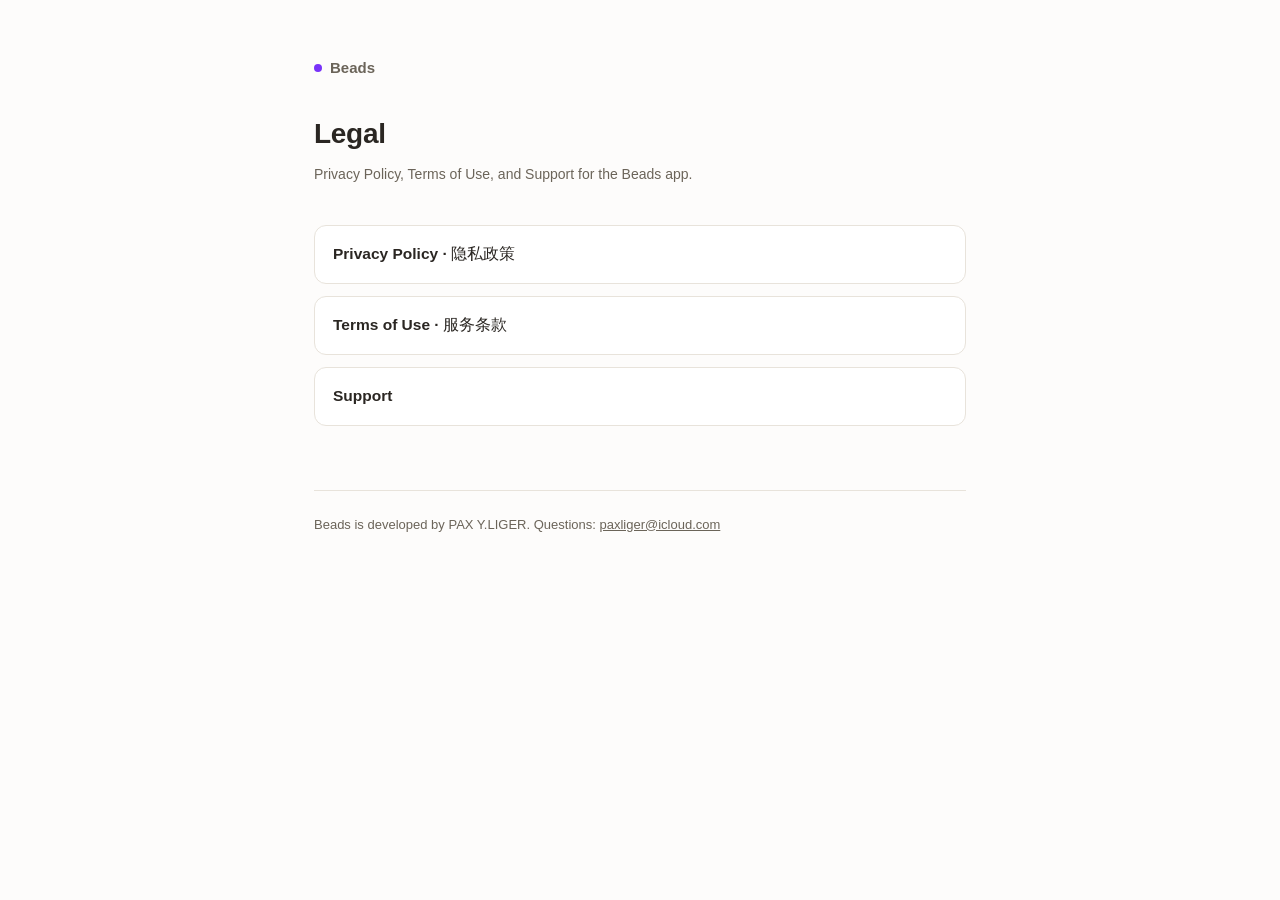
<file: index.html>
<!doctype html>
<html lang="en">
<head>
<meta charset="utf-8">
<meta name="viewport" content="width=device-width, initial-scale=1">
<title>Beads — Legal</title>
<link rel="stylesheet" href="style.css">
</head>
<body>
<div class="wrap">
  <span class="brand"><span class="dot"></span>Beads</span>

  <header class="page">
    <h1>Legal</h1>
    <p class="updated">Privacy Policy, Terms of Use, and Support for the Beads app.</p>
  </header>

  <ul class="index-links">
    <li><a href="privacy-policy.html">Privacy Policy · 隐私政策</a></li>
    <li><a href="terms-of-use.html">Terms of Use · 服务条款</a></li>
    <li><a href="support.html">Support</a></li>
  </ul>

  <footer>
    Beads is developed by PAX Y.LIGER. Questions: <a href="mailto:paxliger@icloud.com">paxliger@icloud.com</a>
  </footer>
</div>
</body>
</html>
</file>
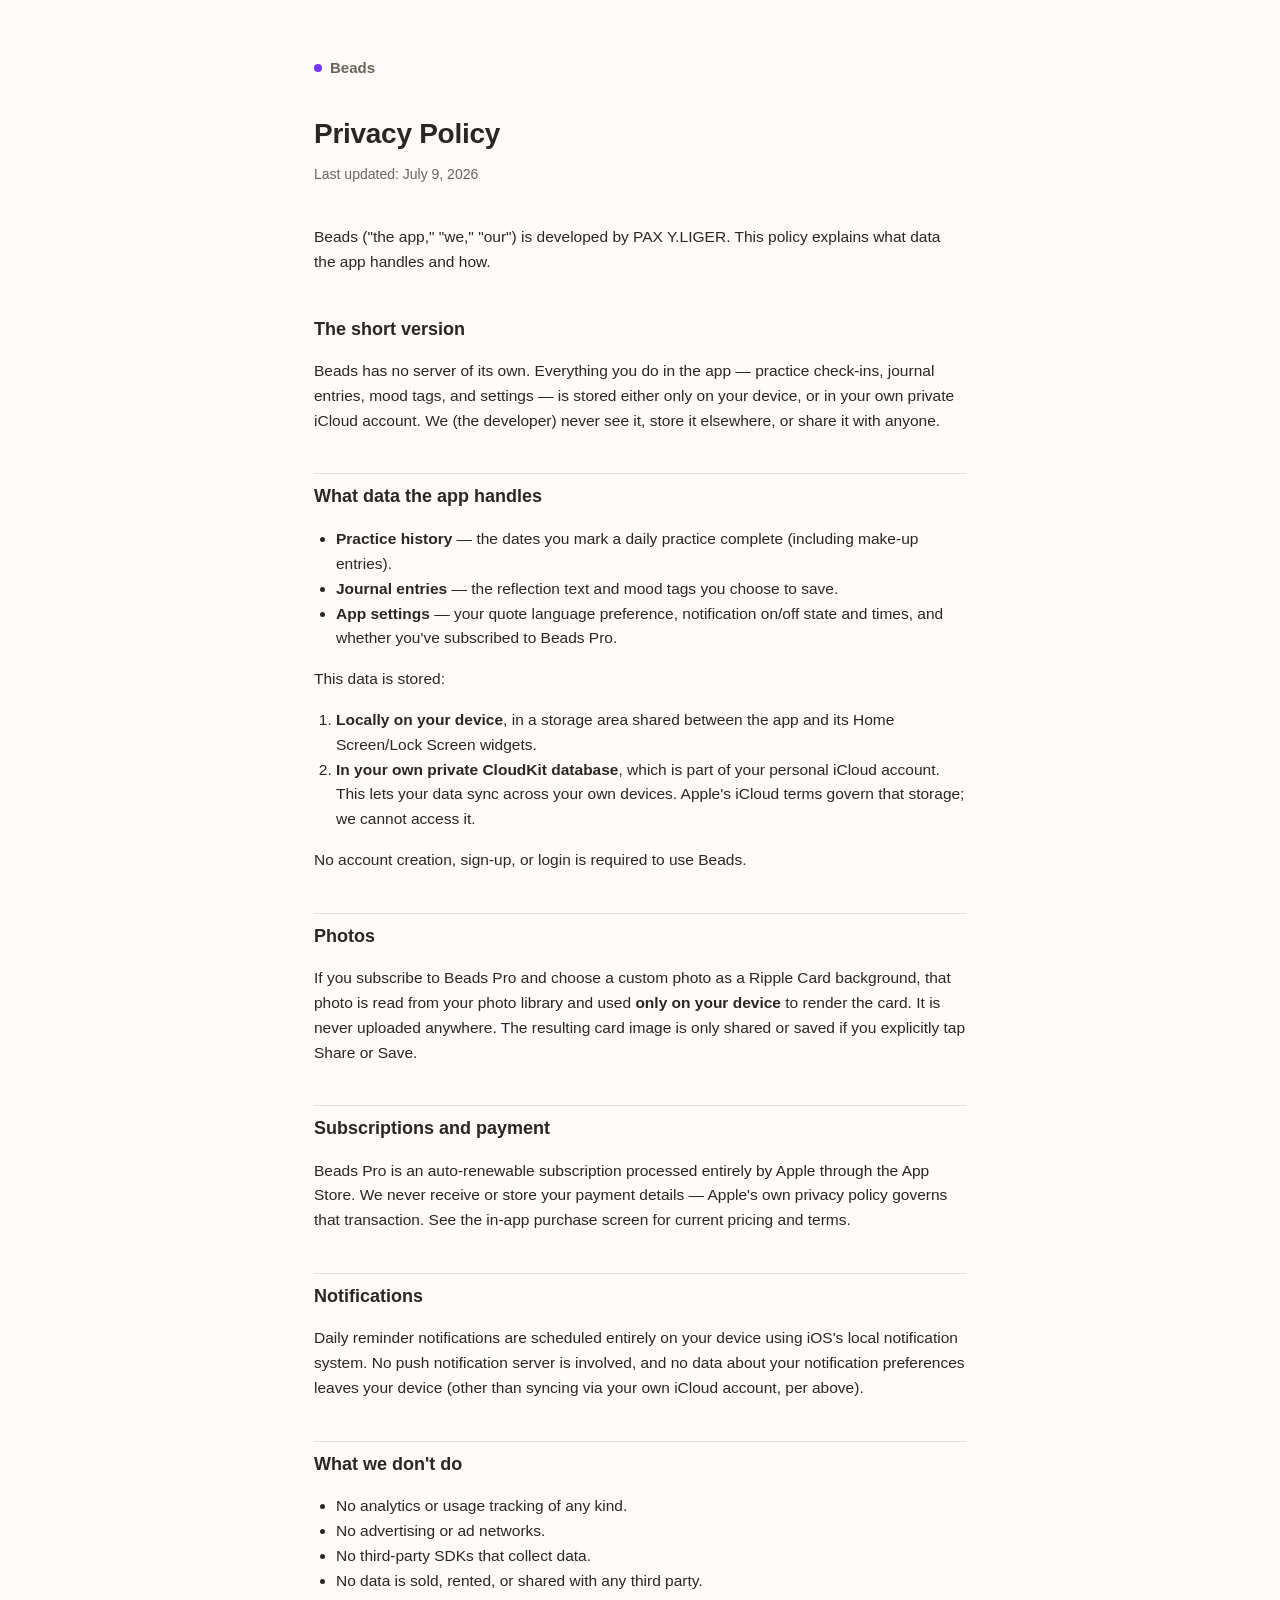
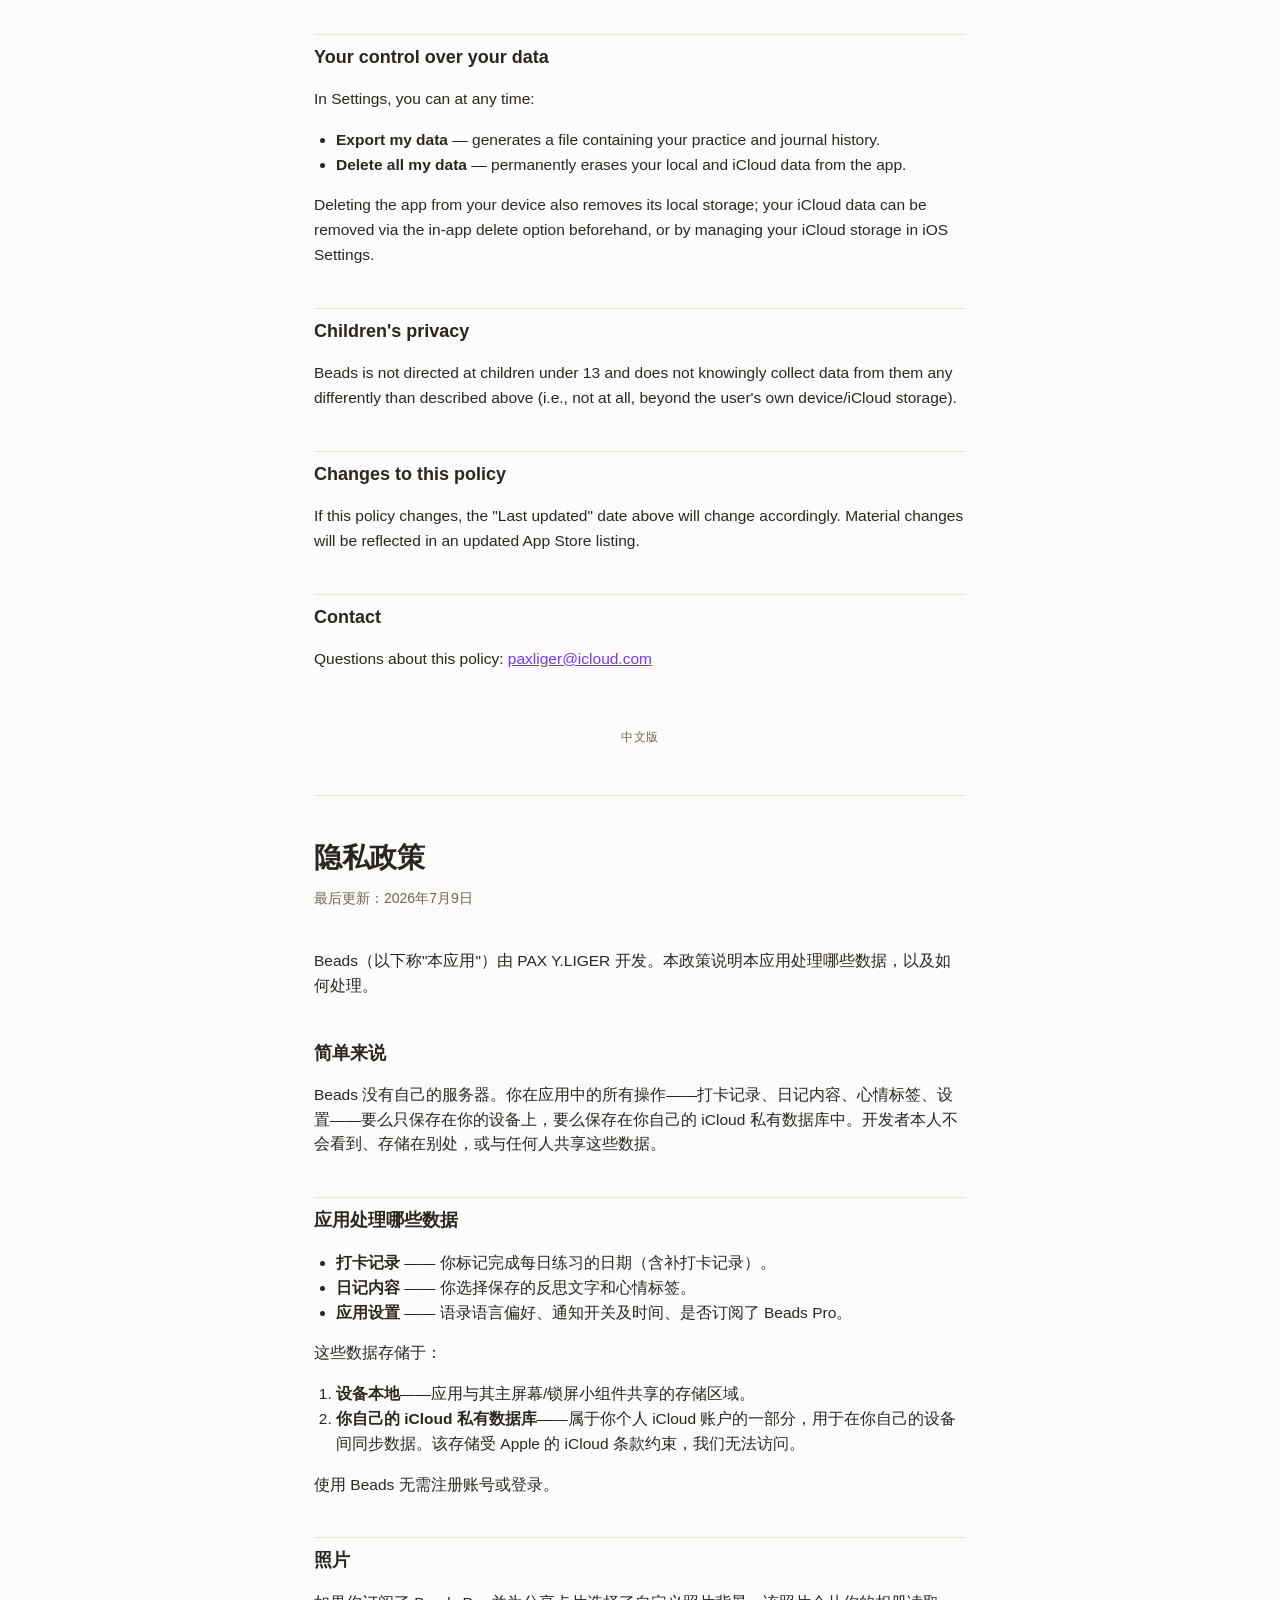
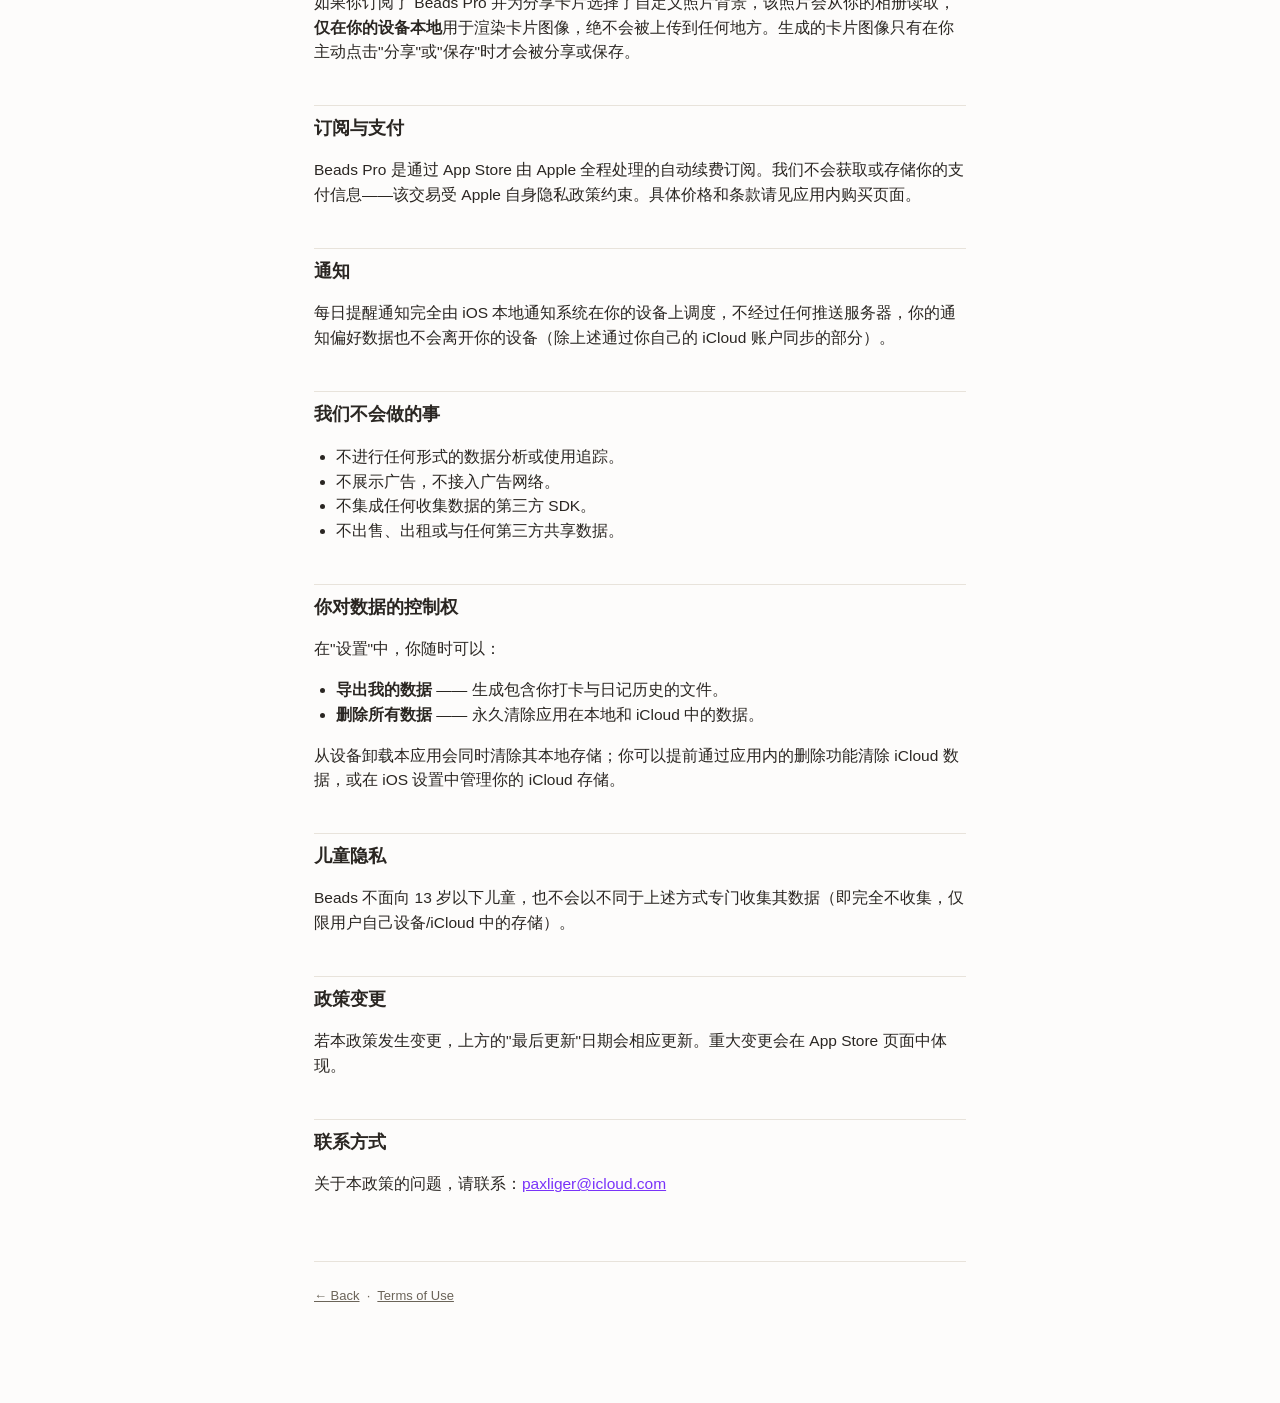
<file: privacy-policy.html>
<!doctype html>
<html lang="en">
<head>
<meta charset="utf-8">
<meta name="viewport" content="width=device-width, initial-scale=1">
<title>Beads — Privacy Policy</title>
<link rel="stylesheet" href="style.css">
</head>
<body>
<div class="wrap">
  <a class="brand" href="index.html"><span class="dot"></span>Beads</a>

  <header class="page">
    <h1>Privacy Policy</h1>
    <p class="updated">Last updated: July 9, 2026</p>
  </header>

  <section class="doc">
    <p>Beads ("the app," "we," "our") is developed by PAX Y.LIGER. This policy explains what data the app handles and how.</p>

    <h2>The short version</h2>
    <p>Beads has no server of its own. Everything you do in the app — practice check-ins, journal entries, mood tags, and settings — is stored either only on your device, or in your own private iCloud account. We (the developer) never see it, store it elsewhere, or share it with anyone.</p>

    <h2>What data the app handles</h2>
    <ul>
      <li><strong>Practice history</strong> — the dates you mark a daily practice complete (including make-up entries).</li>
      <li><strong>Journal entries</strong> — the reflection text and mood tags you choose to save.</li>
      <li><strong>App settings</strong> — your quote language preference, notification on/off state and times, and whether you've subscribed to Beads Pro.</li>
    </ul>
    <p>This data is stored:</p>
    <ol>
      <li><strong>Locally on your device</strong>, in a storage area shared between the app and its Home Screen/Lock Screen widgets.</li>
      <li><strong>In your own private CloudKit database</strong>, which is part of your personal iCloud account. This lets your data sync across your own devices. Apple's iCloud terms govern that storage; we cannot access it.</li>
    </ol>
    <p>No account creation, sign-up, or login is required to use Beads.</p>

    <h2>Photos</h2>
    <p>If you subscribe to Beads Pro and choose a custom photo as a Ripple Card background, that photo is read from your photo library and used <strong>only on your device</strong> to render the card. It is never uploaded anywhere. The resulting card image is only shared or saved if you explicitly tap Share or Save.</p>

    <h2>Subscriptions and payment</h2>
    <p>Beads Pro is an auto-renewable subscription processed entirely by Apple through the App Store. We never receive or store your payment details — Apple's own privacy policy governs that transaction. See the in-app purchase screen for current pricing and terms.</p>

    <h2>Notifications</h2>
    <p>Daily reminder notifications are scheduled entirely on your device using iOS's local notification system. No push notification server is involved, and no data about your notification preferences leaves your device (other than syncing via your own iCloud account, per above).</p>

    <h2>What we don't do</h2>
    <ul>
      <li>No analytics or usage tracking of any kind.</li>
      <li>No advertising or ad networks.</li>
      <li>No third-party SDKs that collect data.</li>
      <li>No data is sold, rented, or shared with any third party.</li>
    </ul>

    <h2>Your control over your data</h2>
    <p>In Settings, you can at any time:</p>
    <ul>
      <li><strong>Export my data</strong> — generates a file containing your practice and journal history.</li>
      <li><strong>Delete all my data</strong> — permanently erases your local and iCloud data from the app.</li>
    </ul>
    <p>Deleting the app from your device also removes its local storage; your iCloud data can be removed via the in-app delete option beforehand, or by managing your iCloud storage in iOS Settings.</p>

    <h2>Children's privacy</h2>
    <p>Beads is not directed at children under 13 and does not knowingly collect data from them any differently than described above (i.e., not at all, beyond the user's own device/iCloud storage).</p>

    <h2>Changes to this policy</h2>
    <p>If this policy changes, the "Last updated" date above will change accordingly. Material changes will be reflected in an updated App Store listing.</p>

    <h2>Contact</h2>
    <p>Questions about this policy: <a href="mailto:paxliger@icloud.com">paxliger@icloud.com</a></p>
  </section>

  <p class="lang-label">中文版</p>
  <hr class="lang-divider">

  <header class="page">
    <h1>隐私政策</h1>
    <p class="updated">最后更新：2026年7月9日</p>
  </header>

  <section class="doc" lang="zh-Hans">
    <p>Beads（以下称"本应用"）由 PAX Y.LIGER 开发。本政策说明本应用处理哪些数据，以及如何处理。</p>

    <h2>简单来说</h2>
    <p>Beads 没有自己的服务器。你在应用中的所有操作——打卡记录、日记内容、心情标签、设置——要么只保存在你的设备上，要么保存在你自己的 iCloud 私有数据库中。开发者本人不会看到、存储在别处，或与任何人共享这些数据。</p>

    <h2>应用处理哪些数据</h2>
    <ul>
      <li><strong>打卡记录</strong> —— 你标记完成每日练习的日期（含补打卡记录）。</li>
      <li><strong>日记内容</strong> —— 你选择保存的反思文字和心情标签。</li>
      <li><strong>应用设置</strong> —— 语录语言偏好、通知开关及时间、是否订阅了 Beads Pro。</li>
    </ul>
    <p>这些数据存储于：</p>
    <ol>
      <li><strong>设备本地</strong>——应用与其主屏幕/锁屏小组件共享的存储区域。</li>
      <li><strong>你自己的 iCloud 私有数据库</strong>——属于你个人 iCloud 账户的一部分，用于在你自己的设备间同步数据。该存储受 Apple 的 iCloud 条款约束，我们无法访问。</li>
    </ol>
    <p>使用 Beads 无需注册账号或登录。</p>

    <h2>照片</h2>
    <p>如果你订阅了 Beads Pro 并为分享卡片选择了自定义照片背景，该照片会从你的相册读取，<strong>仅在你的设备本地</strong>用于渲染卡片图像，绝不会被上传到任何地方。生成的卡片图像只有在你主动点击"分享"或"保存"时才会被分享或保存。</p>

    <h2>订阅与支付</h2>
    <p>Beads Pro 是通过 App Store 由 Apple 全程处理的自动续费订阅。我们不会获取或存储你的支付信息——该交易受 Apple 自身隐私政策约束。具体价格和条款请见应用内购买页面。</p>

    <h2>通知</h2>
    <p>每日提醒通知完全由 iOS 本地通知系统在你的设备上调度，不经过任何推送服务器，你的通知偏好数据也不会离开你的设备（除上述通过你自己的 iCloud 账户同步的部分）。</p>

    <h2>我们不会做的事</h2>
    <ul>
      <li>不进行任何形式的数据分析或使用追踪。</li>
      <li>不展示广告，不接入广告网络。</li>
      <li>不集成任何收集数据的第三方 SDK。</li>
      <li>不出售、出租或与任何第三方共享数据。</li>
    </ul>

    <h2>你对数据的控制权</h2>
    <p>在"设置"中，你随时可以：</p>
    <ul>
      <li><strong>导出我的数据</strong> —— 生成包含你打卡与日记历史的文件。</li>
      <li><strong>删除所有数据</strong> —— 永久清除应用在本地和 iCloud 中的数据。</li>
    </ul>
    <p>从设备卸载本应用会同时清除其本地存储；你可以提前通过应用内的删除功能清除 iCloud 数据，或在 iOS 设置中管理你的 iCloud 存储。</p>

    <h2>儿童隐私</h2>
    <p>Beads 不面向 13 岁以下儿童，也不会以不同于上述方式专门收集其数据（即完全不收集，仅限用户自己设备/iCloud 中的存储）。</p>

    <h2>政策变更</h2>
    <p>若本政策发生变更，上方的"最后更新"日期会相应更新。重大变更会在 App Store 页面中体现。</p>

    <h2>联系方式</h2>
    <p>关于本政策的问题，请联系：<a href="mailto:paxliger@icloud.com">paxliger@icloud.com</a></p>
  </section>

  <footer>
    <a href="index.html">← Back</a> &nbsp;·&nbsp; <a href="terms-of-use.html">Terms of Use</a>
  </footer>
</div>
</body>
</html>
</file>
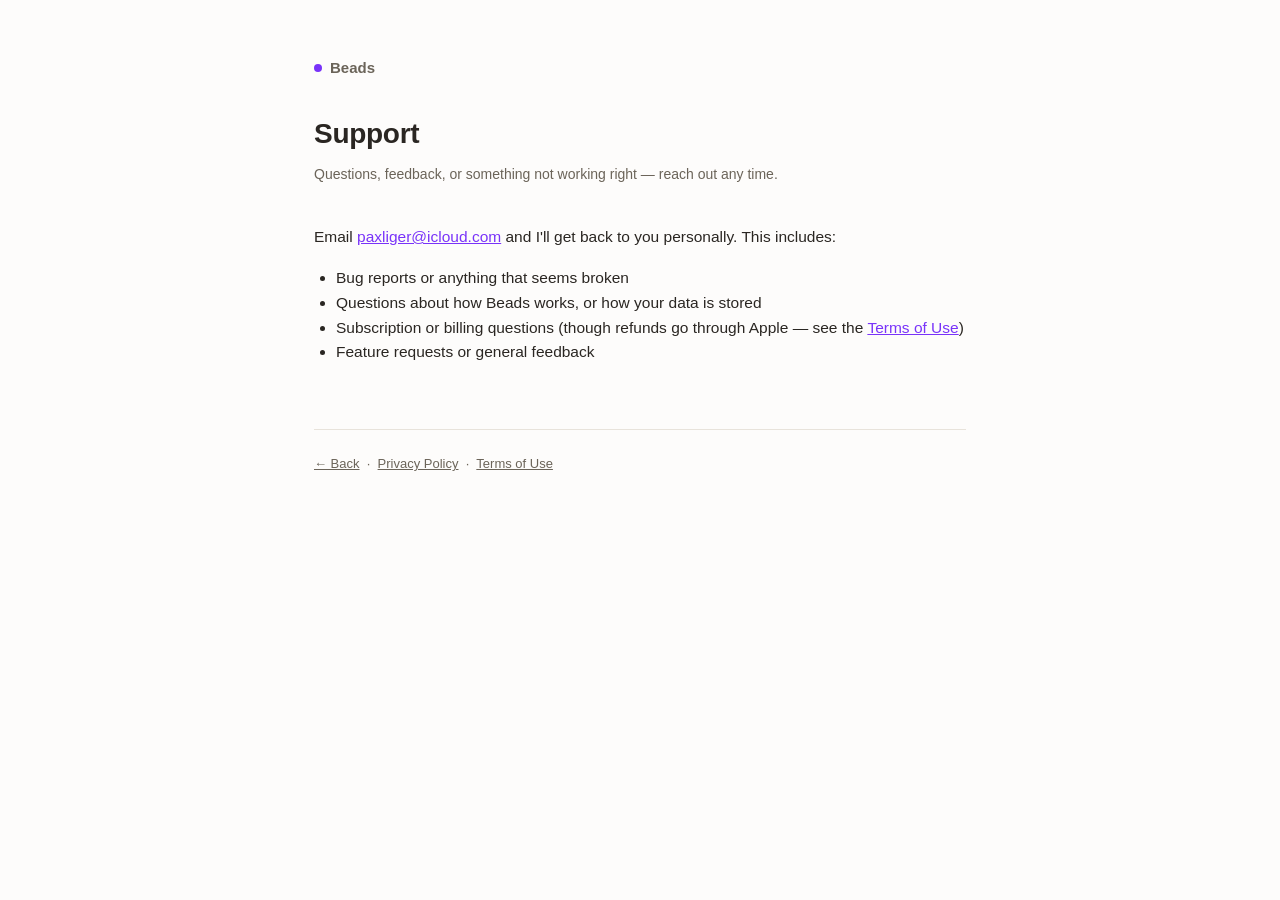
<file: support.html>
<!doctype html>
<html lang="en">
<head>
<meta charset="utf-8">
<meta name="viewport" content="width=device-width, initial-scale=1">
<title>Beads — Support</title>
<link rel="stylesheet" href="style.css">
</head>
<body>
<div class="wrap">
  <a class="brand" href="index.html"><span class="dot"></span>Beads</a>

  <header class="page">
    <h1>Support</h1>
    <p class="updated">Questions, feedback, or something not working right — reach out any time.</p>
  </header>

  <section class="doc">
    <p>Email <a href="mailto:paxliger@icloud.com">paxliger@icloud.com</a> and I'll get back to you personally. This includes:</p>
    <ul>
      <li>Bug reports or anything that seems broken</li>
      <li>Questions about how Beads works, or how your data is stored</li>
      <li>Subscription or billing questions (though refunds go through Apple — see the <a href="terms-of-use.html">Terms of Use</a>)</li>
      <li>Feature requests or general feedback</li>
    </ul>
  </section>

  <footer>
    <a href="index.html">← Back</a> &nbsp;·&nbsp; <a href="privacy-policy.html">Privacy Policy</a> &nbsp;·&nbsp; <a href="terms-of-use.html">Terms of Use</a>
  </footer>
</div>
</body>
</html>
</file>
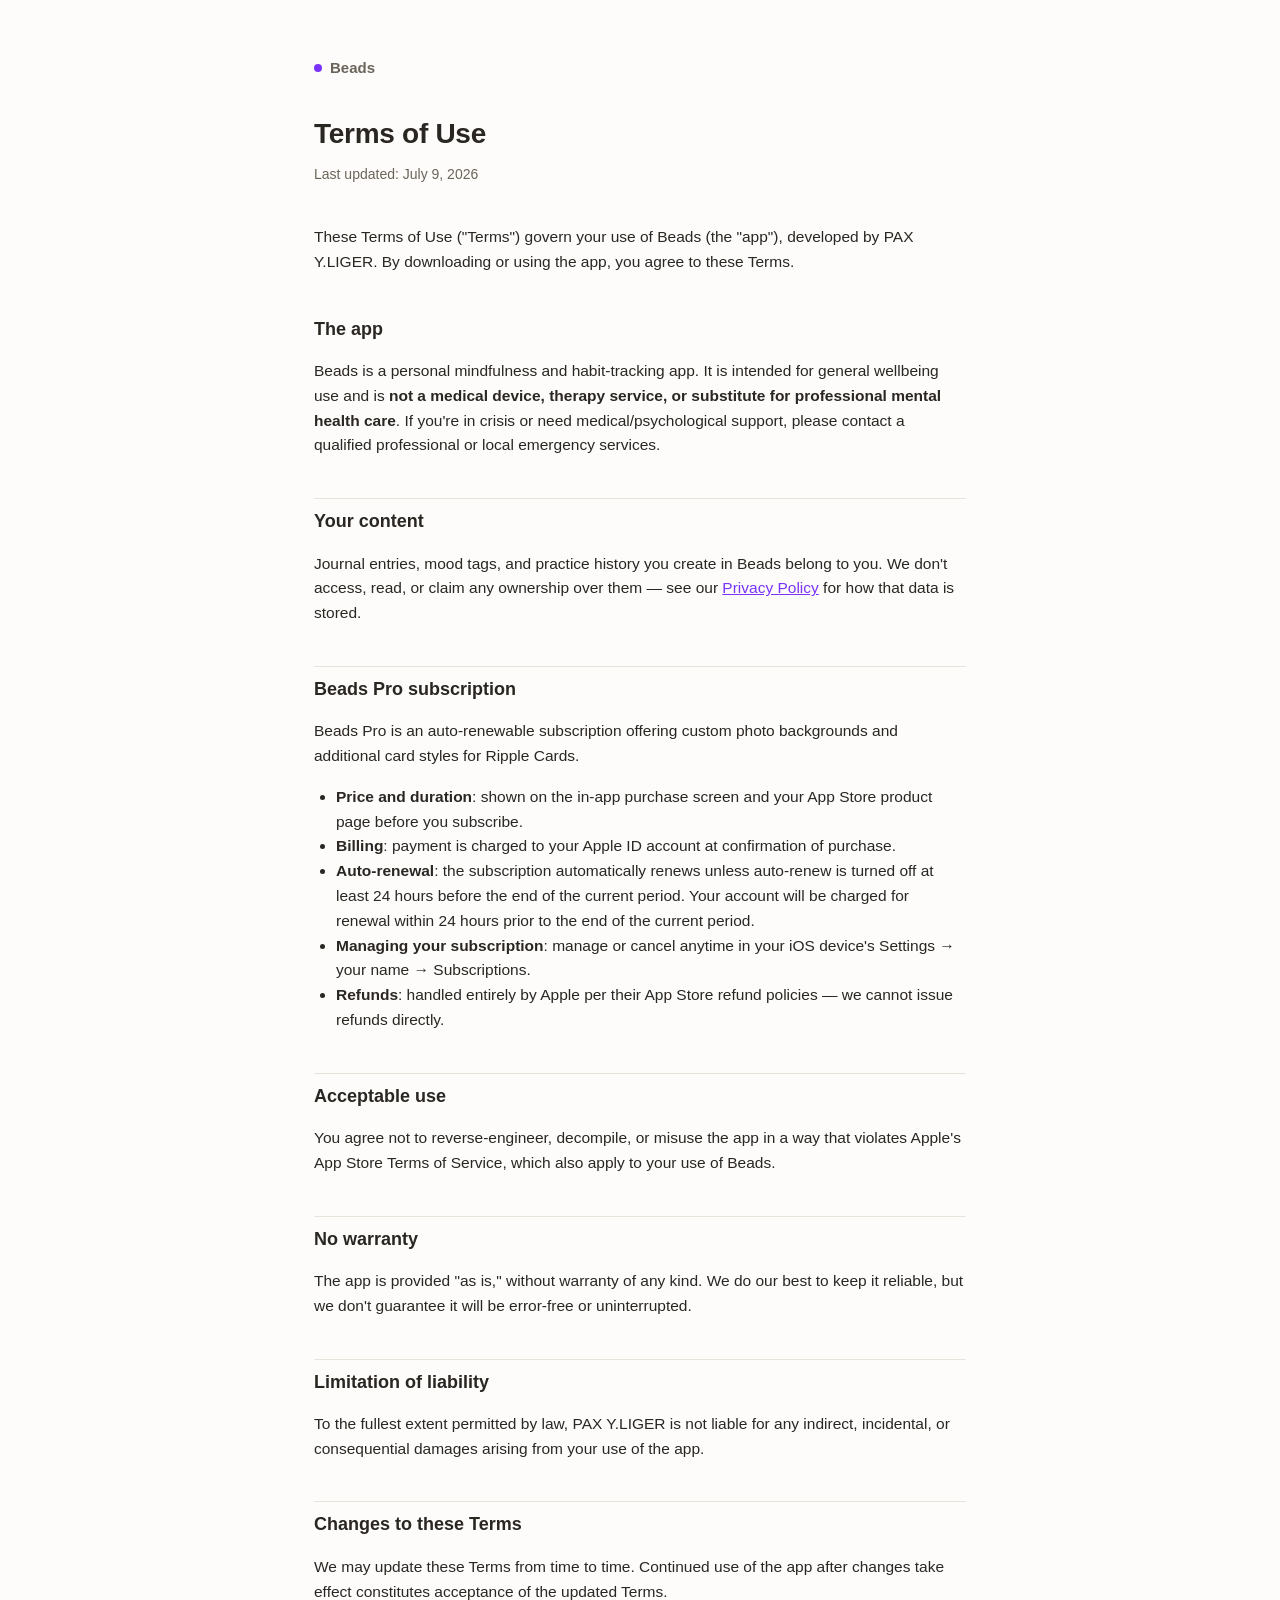
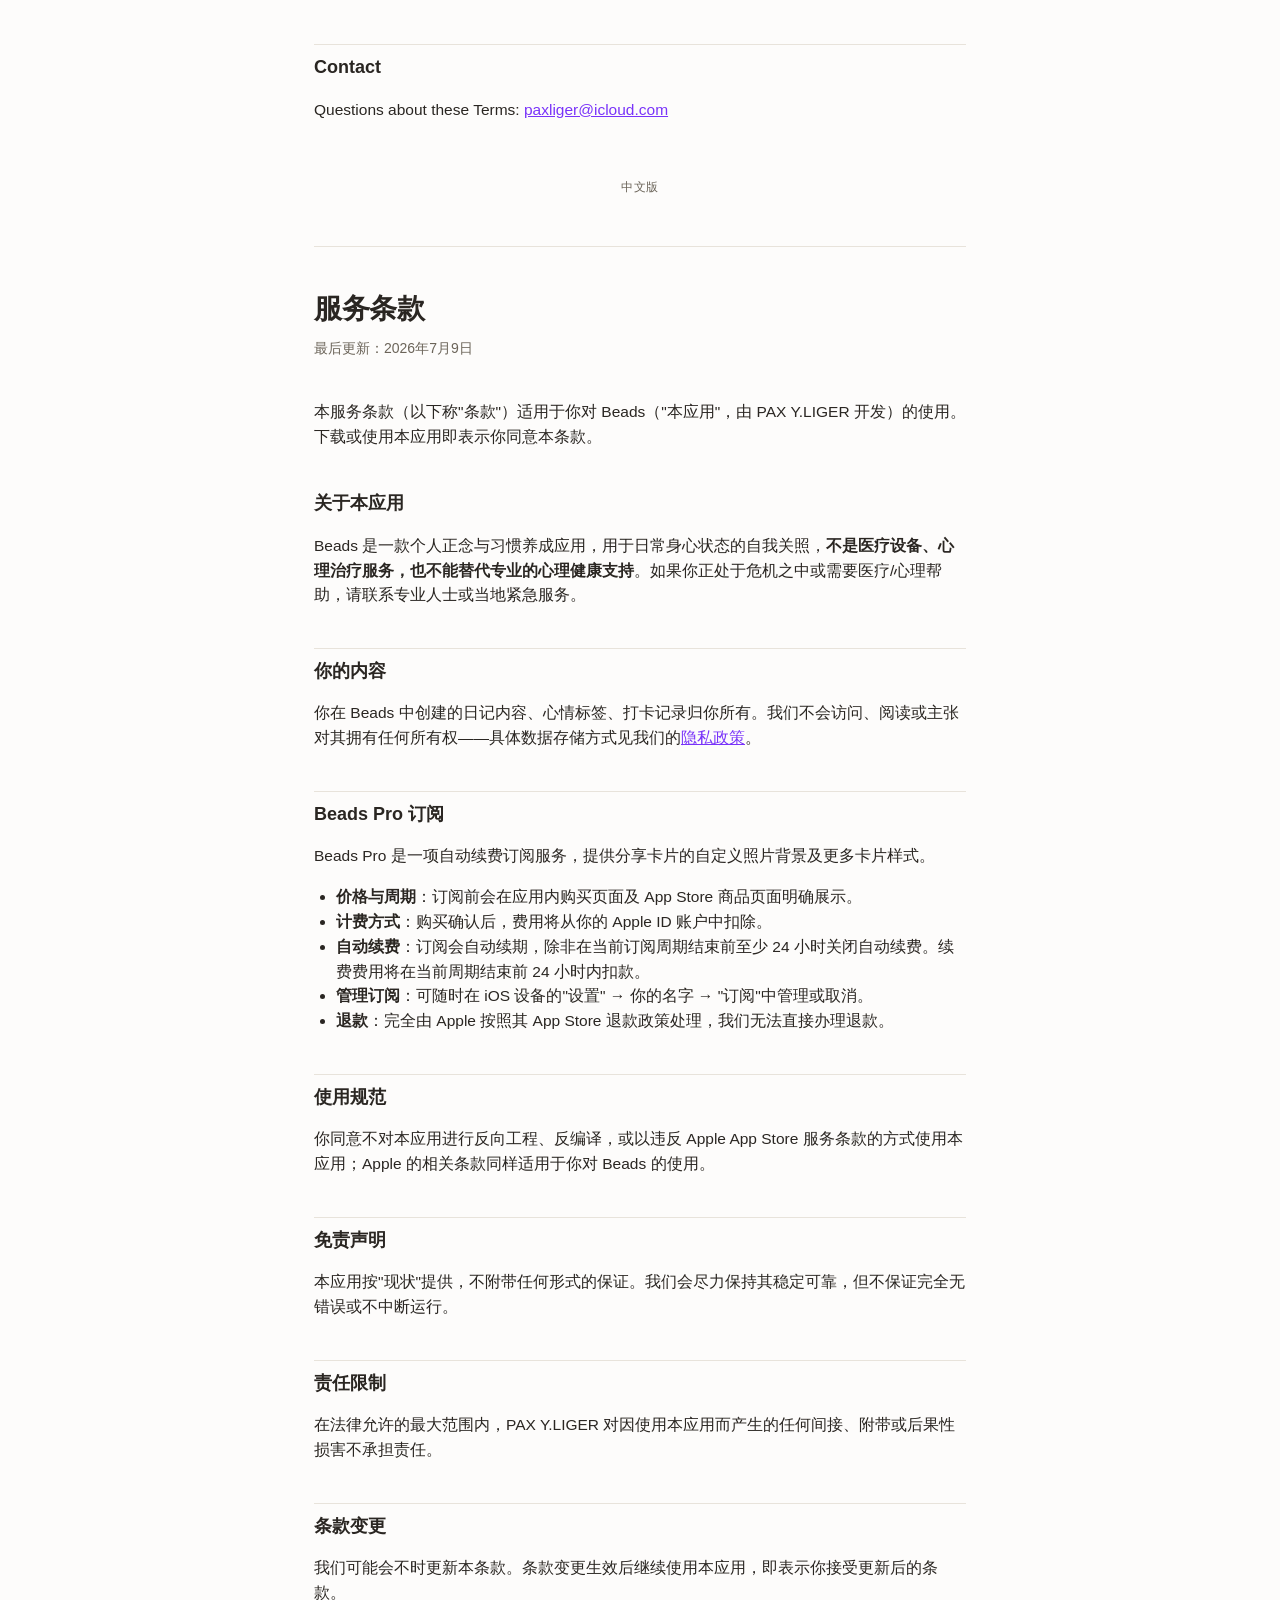
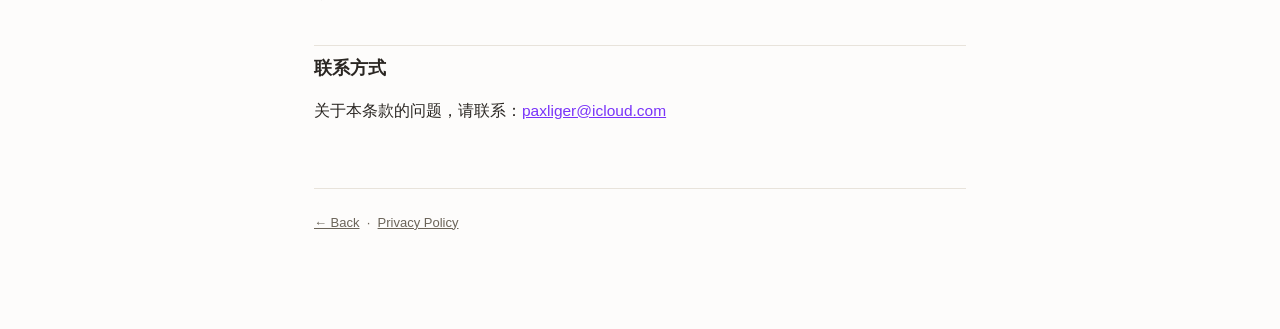
<file: terms-of-use.html>
<!doctype html>
<html lang="en">
<head>
<meta charset="utf-8">
<meta name="viewport" content="width=device-width, initial-scale=1">
<title>Beads — Terms of Use</title>
<link rel="stylesheet" href="style.css">
</head>
<body>
<div class="wrap">
  <a class="brand" href="index.html"><span class="dot"></span>Beads</a>

  <header class="page">
    <h1>Terms of Use</h1>
    <p class="updated">Last updated: July 9, 2026</p>
  </header>

  <section class="doc">
    <p>These Terms of Use ("Terms") govern your use of Beads (the "app"), developed by PAX Y.LIGER. By downloading or using the app, you agree to these Terms.</p>

    <h2>The app</h2>
    <p>Beads is a personal mindfulness and habit-tracking app. It is intended for general wellbeing use and is <strong>not a medical device, therapy service, or substitute for professional mental health care</strong>. If you're in crisis or need medical/psychological support, please contact a qualified professional or local emergency services.</p>

    <h2>Your content</h2>
    <p>Journal entries, mood tags, and practice history you create in Beads belong to you. We don't access, read, or claim any ownership over them — see our <a href="privacy-policy.html">Privacy Policy</a> for how that data is stored.</p>

    <h2>Beads Pro subscription</h2>
    <p>Beads Pro is an auto-renewable subscription offering custom photo backgrounds and additional card styles for Ripple Cards.</p>
    <ul>
      <li><strong>Price and duration</strong>: shown on the in-app purchase screen and your App Store product page before you subscribe.</li>
      <li><strong>Billing</strong>: payment is charged to your Apple ID account at confirmation of purchase.</li>
      <li><strong>Auto-renewal</strong>: the subscription automatically renews unless auto-renew is turned off at least 24 hours before the end of the current period. Your account will be charged for renewal within 24 hours prior to the end of the current period.</li>
      <li><strong>Managing your subscription</strong>: manage or cancel anytime in your iOS device's Settings → your name → Subscriptions.</li>
      <li><strong>Refunds</strong>: handled entirely by Apple per their App Store refund policies — we cannot issue refunds directly.</li>
    </ul>

    <h2>Acceptable use</h2>
    <p>You agree not to reverse-engineer, decompile, or misuse the app in a way that violates Apple's App Store Terms of Service, which also apply to your use of Beads.</p>

    <h2>No warranty</h2>
    <p>The app is provided "as is," without warranty of any kind. We do our best to keep it reliable, but we don't guarantee it will be error-free or uninterrupted.</p>

    <h2>Limitation of liability</h2>
    <p>To the fullest extent permitted by law, PAX Y.LIGER is not liable for any indirect, incidental, or consequential damages arising from your use of the app.</p>

    <h2>Changes to these Terms</h2>
    <p>We may update these Terms from time to time. Continued use of the app after changes take effect constitutes acceptance of the updated Terms.</p>

    <h2>Contact</h2>
    <p>Questions about these Terms: <a href="mailto:paxliger@icloud.com">paxliger@icloud.com</a></p>
  </section>

  <p class="lang-label">中文版</p>
  <hr class="lang-divider">

  <header class="page">
    <h1>服务条款</h1>
    <p class="updated">最后更新：2026年7月9日</p>
  </header>

  <section class="doc" lang="zh-Hans">
    <p>本服务条款（以下称"条款"）适用于你对 Beads（"本应用"，由 PAX Y.LIGER 开发）的使用。下载或使用本应用即表示你同意本条款。</p>

    <h2>关于本应用</h2>
    <p>Beads 是一款个人正念与习惯养成应用，用于日常身心状态的自我关照，<strong>不是医疗设备、心理治疗服务，也不能替代专业的心理健康支持</strong>。如果你正处于危机之中或需要医疗/心理帮助，请联系专业人士或当地紧急服务。</p>

    <h2>你的内容</h2>
    <p>你在 Beads 中创建的日记内容、心情标签、打卡记录归你所有。我们不会访问、阅读或主张对其拥有任何所有权——具体数据存储方式见我们的<a href="privacy-policy.html">隐私政策</a>。</p>

    <h2>Beads Pro 订阅</h2>
    <p>Beads Pro 是一项自动续费订阅服务，提供分享卡片的自定义照片背景及更多卡片样式。</p>
    <ul>
      <li><strong>价格与周期</strong>：订阅前会在应用内购买页面及 App Store 商品页面明确展示。</li>
      <li><strong>计费方式</strong>：购买确认后，费用将从你的 Apple ID 账户中扣除。</li>
      <li><strong>自动续费</strong>：订阅会自动续期，除非在当前订阅周期结束前至少 24 小时关闭自动续费。续费费用将在当前周期结束前 24 小时内扣款。</li>
      <li><strong>管理订阅</strong>：可随时在 iOS 设备的"设置" → 你的名字 → "订阅"中管理或取消。</li>
      <li><strong>退款</strong>：完全由 Apple 按照其 App Store 退款政策处理，我们无法直接办理退款。</li>
    </ul>

    <h2>使用规范</h2>
    <p>你同意不对本应用进行反向工程、反编译，或以违反 Apple App Store 服务条款的方式使用本应用；Apple 的相关条款同样适用于你对 Beads 的使用。</p>

    <h2>免责声明</h2>
    <p>本应用按"现状"提供，不附带任何形式的保证。我们会尽力保持其稳定可靠，但不保证完全无错误或不中断运行。</p>

    <h2>责任限制</h2>
    <p>在法律允许的最大范围内，PAX Y.LIGER 对因使用本应用而产生的任何间接、附带或后果性损害不承担责任。</p>

    <h2>条款变更</h2>
    <p>我们可能会不时更新本条款。条款变更生效后继续使用本应用，即表示你接受更新后的条款。</p>

    <h2>联系方式</h2>
    <p>关于本条款的问题，请联系：<a href="mailto:paxliger@icloud.com">paxliger@icloud.com</a></p>
  </section>

  <footer>
    <a href="index.html">← Back</a> &nbsp;·&nbsp; <a href="privacy-policy.html">Privacy Policy</a>
  </footer>
</div>
</body>
</html>
</file>
<file: style.css>
:root {
  --bg: #fdfcfb;
  --text: #2a2622;
  --muted: #6b6459;
  --accent: #7933f9;
  --border: #e8e3db;
  --card: #ffffff;
}

@media (prefers-color-scheme: dark) {
  :root {
    --bg: #17151a;
    --text: #ece8e2;
    --muted: #a39d92;
    --accent: #b593ff;
    --border: #322e37;
    --card: #1f1c22;
  }
}

* { box-sizing: border-box; }

body {
  margin: 0;
  padding: 0;
  background: var(--bg);
  color: var(--text);
  font-family: -apple-system, BlinkMacSystemFont, "Segoe UI", "PingFang SC", "Helvetica Neue", Arial, sans-serif;
  line-height: 1.6;
}

.wrap {
  max-width: 700px;
  margin: 0 auto;
  padding: 56px 24px 96px;
}

header.page {
  margin-bottom: 40px;
}

.brand {
  display: flex;
  align-items: center;
  gap: 8px;
  font-weight: 600;
  font-size: 15px;
  color: var(--muted);
  text-decoration: none;
  margin-bottom: 32px;
}

.brand .dot {
  width: 8px;
  height: 8px;
  border-radius: 50%;
  background: var(--accent);
  display: inline-block;
}

h1 {
  font-size: 28px;
  font-weight: 650;
  margin: 0 0 6px;
  letter-spacing: -0.01em;
}

.updated {
  color: var(--muted);
  font-size: 14px;
  margin: 0 0 32px;
}

h2 {
  font-size: 18px;
  font-weight: 650;
  margin: 40px 0 12px;
  padding-top: 8px;
  border-top: 1px solid var(--border);
}

section.doc > p:first-of-type,
section.doc h2:first-of-type {
  border-top: none;
  padding-top: 0;
}

p, li {
  font-size: 15.5px;
  color: var(--text);
}

ul, ol {
  padding-left: 22px;
}

strong { font-weight: 650; }

a { color: var(--accent); }

.lang-divider {
  margin: 64px 0 40px;
  border: none;
  border-top: 1px solid var(--border);
  position: relative;
}

.lang-label {
  text-align: center;
  color: var(--muted);
  font-size: 12px;
  letter-spacing: 0.08em;
  text-transform: uppercase;
  margin: 56px 0 -16px;
}

footer {
  margin-top: 64px;
  padding-top: 24px;
  border-top: 1px solid var(--border);
  color: var(--muted);
  font-size: 13px;
}

footer a { color: var(--muted); }

.index-links {
  list-style: none;
  padding: 0;
  display: grid;
  gap: 12px;
}

.index-links a {
  display: block;
  padding: 16px 18px;
  border: 1px solid var(--border);
  border-radius: 12px;
  background: var(--card);
  text-decoration: none;
  color: var(--text);
  font-weight: 550;
}

.index-links a:hover {
  border-color: var(--accent);
}
</file>
